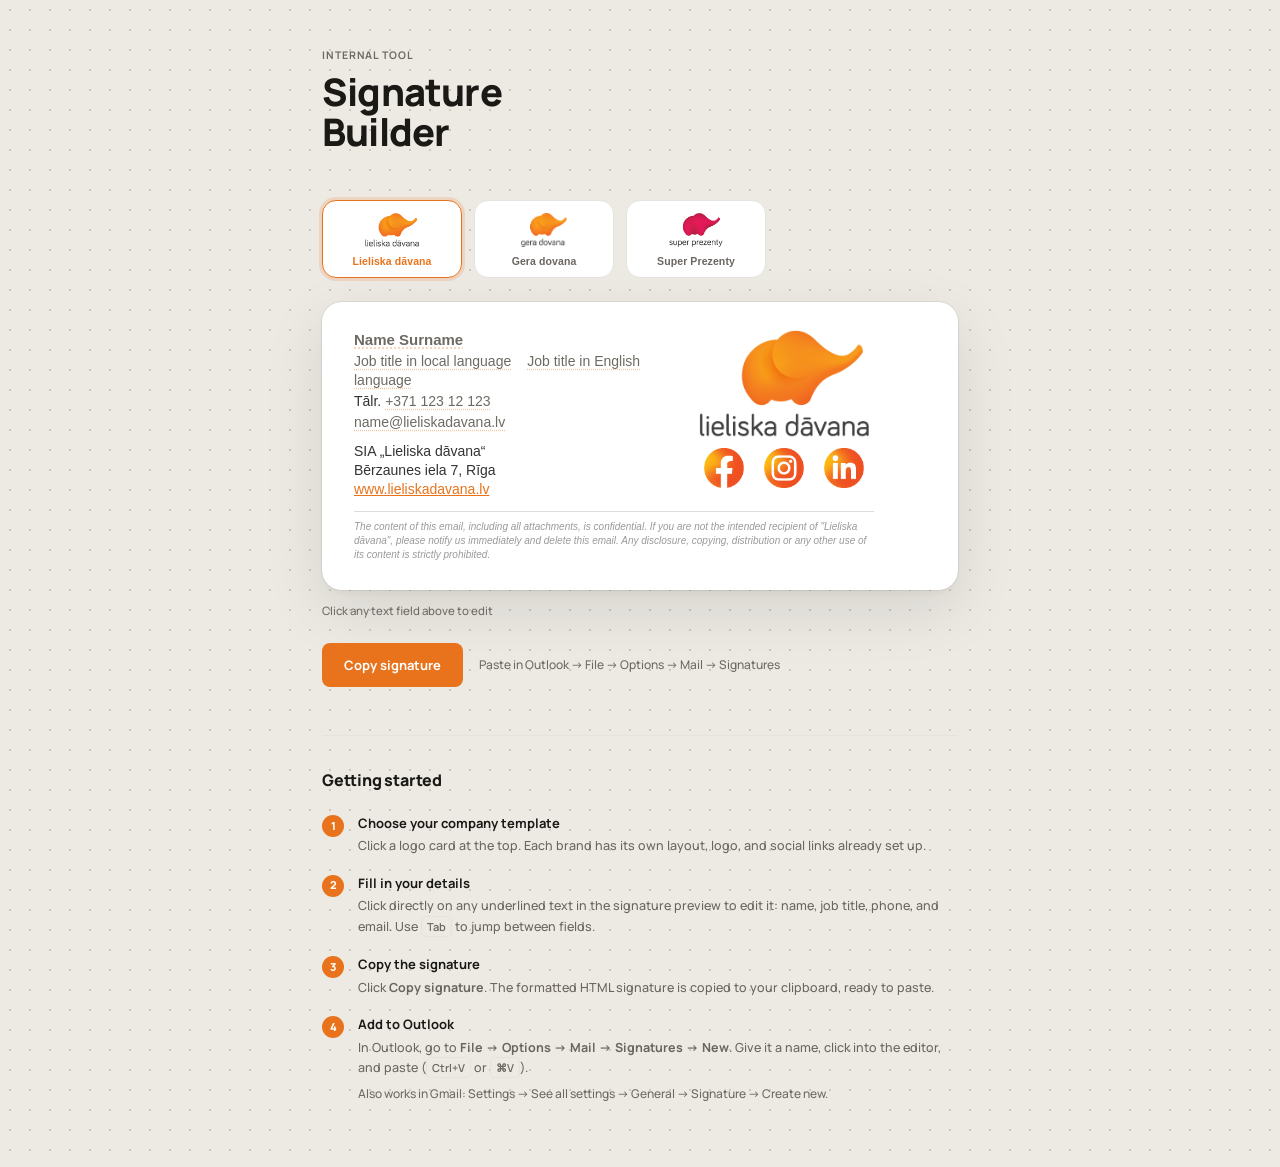
<file: index-design.html>
<!DOCTYPE html>
<html lang="en">
<head>
  <meta charset="UTF-8" />
  <meta name="viewport" content="width=device-width, initial-scale=1.0" />
  <title>Email Signature Builder</title>
  <link rel="preconnect" href="https://fonts.googleapis.com" />
  <link rel="preconnect" href="https://fonts.gstatic.com" crossorigin />
  <link href="https://fonts.googleapis.com/css2?family=Manrope:wght@400;500;600;700;800&display=swap" rel="stylesheet" />
  <link rel="stylesheet" href="./styles-design.css" />
</head>
<body>

  <div class="app">

    <header class="app__head">
      <p class="app__eyebrow">Internal tool</p>
      <h1 class="app__title">Signature<br>Builder</h1>
    </header>

    <!-- Template thumbnails — populated by JS -->
    <div id="thumbRow" class="thumbs"></div>

    <!-- Editable signature preview -->
    <div class="stage">
      <div class="sig-card">
        <div id="preview" class="sig-card__body"></div>

        <!-- Skeleton shown while template loads -->
        <div id="skeleton" class="skeleton" aria-hidden="true">
          <div class="sk-line" style="width:38%"></div>
          <div class="sk-line" style="width:55%"></div>
          <div class="sk-line" style="width:44%"></div>
          <div class="sk-line sk-line--gap" style="width:60%"></div>
          <div class="sk-line" style="width:48%"></div>
        </div>
      </div>
      <p class="edit-hint" id="editHint">Click any text field above to edit</p>
    </div>

    <!-- Action row -->
    <div class="actions" id="actionsRow">
      <button id="copyBtn" class="btn" type="button" data-state="idle">
        <span class="btn__text btn__text--idle">Copy signature</span>
        <span class="btn__text btn__text--error" aria-hidden="true">
          <svg width="13" height="13" viewBox="0 0 13 13" fill="none" xmlns="http://www.w3.org/2000/svg">
            <circle cx="6.5" cy="6.5" r="5.25" stroke="currentColor" stroke-width="1.5"/>
            <line x1="6.5" y1="3.5" x2="6.5" y2="6.5" stroke="currentColor" stroke-width="1.75" stroke-linecap="round"/>
            <circle cx="6.5" cy="8.75" r="0.8" fill="currentColor"/>
          </svg>
          Fill in all fields
        </span>
        <span class="btn__text btn__text--done" aria-hidden="true">
          <svg width="13" height="13" viewBox="0 0 13 13" fill="none" xmlns="http://www.w3.org/2000/svg">
            <path d="M2 6.5L5 9.5L11 3.5" stroke="currentColor" stroke-width="1.75" stroke-linecap="round" stroke-linejoin="round"/>
          </svg>
          Copied
        </span>
      </button>
      <div class="actions__text">
        <span class="actions__hint">Paste in Outlook → File → Options → Mail → Signatures</span>
        <span class="actions__error">Please fill in the highlighted fields.</span>
      </div>
    </div>

    <!-- Manual fallback -->
    <div id="manualFallback" class="manual" hidden>
      <p class="manual__msg">Select all and copy from the box below:</p>
      <div id="manualStage" class="sig-card sig-card--manual"></div>
    </div>

    <!-- How-to guide -->
    <section class="guide">
      <h2 class="guide__title">Getting started</h2>
      <ol class="guide__steps">

        <li class="guide__step">
          <span class="guide__num">1</span>
          <div class="guide__body">
            <strong class="guide__step-title">Choose your company template</strong>
            <p class="guide__step-desc">Click a logo card at the top. Each brand has its own layout, logo, and social links already set up.</p>
          </div>
        </li>

        <li class="guide__step">
          <span class="guide__num">2</span>
          <div class="guide__body">
            <strong class="guide__step-title">Fill in your details</strong>
            <p class="guide__step-desc">Click directly on any underlined text in the signature preview to edit it: name, job title, phone, and email. Use <kbd>Tab</kbd> to jump between fields.</p>
          </div>
        </li>

        <li class="guide__step">
          <span class="guide__num">3</span>
          <div class="guide__body">
            <strong class="guide__step-title">Copy the signature</strong>
            <p class="guide__step-desc">Click <strong>Copy signature</strong>. The formatted HTML signature is copied to your clipboard, ready to paste.</p>
          </div>
        </li>

        <li class="guide__step">
          <span class="guide__num">4</span>
          <div class="guide__body">
            <strong class="guide__step-title">Add to Outlook</strong>
            <p class="guide__step-desc">In Outlook, go to <strong>File → Options → Mail → Signatures → New</strong>. Give it a name, click into the editor, and paste (<kbd>Ctrl+V</kbd> or <kbd>⌘V</kbd>).</p>
            <p class="guide__step-note">Also works in Gmail: Settings → See all settings → General → Signature → Create new.</p>
          </div>
        </li>

      </ol>
    </section>

  </div>

  <script type="module" src="./main-design.js"></script>
</body>
</html>
</file>
<file: styles-design.css>
/* ─── Design tokens ──────────────────────────────────────────────────────── */
:root {
  --bg:             #edeae4;
  --surface:        #ffffff;
  --border:         #e4e3e0;
  --border-focus:   #e8731c;
  --text:           #1a1916;
  --text-secondary: #6b6560;
  --text-muted:     #6d6a63;   /* ≥4.5:1 on --bg; was #a09b96 (failed) */
  --accent:         #e8731c;
  --accent-hover:   #d4661a;
  --accent-glow:    rgba(232, 115, 28, 0.18);
  --error:          #dc2626;
  --error-glow:     rgba(220, 38, 38, 0.12);
  --error-text:     #b00020;   /* error prose on white surface */
  --border-hover:   #cac8c4;   /* interactive border on hover */

  --radius-sm: 8px;
  --radius-md: 14px;
  --radius-lg: 20px;

  /* 4pt spacing scale */
  --space-2xs: 4px;
  --space-xs:  8px;
  --space-sm:  12px;
  --space-md:  16px;
  --space-lg:  24px;
  --space-xl:  32px;
  --space-2xl: 48px;
  --space-3xl: 64px;

  --shadow-card:
    0 0 0 1px rgba(0, 0, 0, 0.06),
    0 4px 8px  rgba(0, 0, 0, 0.04),
    0 20px 60px rgba(0, 0, 0, 0.10);

  --ease-out:    cubic-bezier(0.23, 1, 0.32, 1);
  --ease-in-out: cubic-bezier(0.77, 0, 0.175, 1);
}

/* ─── Reset & base ───────────────────────────────────────────────────────── */
*, *::before, *::after { box-sizing: border-box; }

body {
  margin: 0;
  background-color: var(--bg);
  background-image: radial-gradient(circle, rgba(150, 145, 138, 0.38) 1px, transparent 1px);
  background-size: 20px 20px;
  color: var(--text);
  font-family: 'Manrope', -apple-system, BlinkMacSystemFont, "Segoe UI", Helvetica, Arial, sans-serif;
  font-size: 14px;
  font-weight: 500;
  line-height: 1.5;
  -webkit-font-smoothing: antialiased;
  min-height: 100dvh;
}

/* ─── App shell ──────────────────────────────────────────────────────────── */
.app {
  max-width: 700px;
  margin: 0 auto;
  padding: var(--space-2xl) var(--space-xl) var(--space-3xl);
  display: flex;
  flex-direction: column;
  /* Spacing is set per-section below for rhythm, not a uniform gap */
}

/* Vertical rhythm: generous after the title, tight within the
   pick -> preview -> copy task flow, a clear break before the guide */
.thumbs  { margin-top: var(--space-2xl); }
.stage   { margin-top: var(--space-lg); }
.actions { margin-top: var(--space-lg); }
.manual:not([hidden]) { margin-top: var(--space-lg); }
.guide   { margin-top: var(--space-2xl); }

/* ─── App header ─────────────────────────────────────────────────────────── */
.app__head {
  animation: fadeUp 500ms var(--ease-out) both;
}

.app__eyebrow {
  margin: 0 0 8px;
  font-size: 10.5px;
  font-weight: 700;
  letter-spacing: 0.9px;
  text-transform: uppercase;
  color: var(--text-muted);
}

.app__title {
  margin: 0;
  font-size: 38px;
  font-weight: 800;
  line-height: 1.05;
  letter-spacing: -0.8px;
  color: var(--text);
  text-wrap: balance;
}

/* ─── Template thumbnails ────────────────────────────────────────────────── */
/* auto-fill grid — scales cleanly from 3 to 20+ items */
.thumbs {
  display: grid;
  grid-template-columns: repeat(auto-fill, 140px);
  justify-content: start;
  gap: var(--space-sm);
  animation: fadeUp 500ms var(--ease-out) 50ms both;
}

.thumb {
  display: flex;
  flex-direction: column;
  align-items: center;
  gap: var(--space-xs);
  padding: var(--space-sm) var(--space-sm) 10px;
  background: var(--surface);
  border: 1.5px solid var(--border);
  border-radius: var(--radius-md);
  cursor: pointer;
  transition:
    border-color 150ms var(--ease-out),
    box-shadow   150ms var(--ease-out),
    transform    140ms var(--ease-out);

  /* Staggered entrance */
  opacity: 0;
  animation: fieldEnter 400ms var(--ease-out) forwards;
  animation-delay: calc(80ms + var(--i, 0) * 60ms);
}

@media (hover: hover) and (pointer: fine) {
  .thumb:hover:not(.thumb--active) {
    border-color: var(--border-hover);
    box-shadow: 0 2px 12px rgba(0, 0, 0, 0.08);
  }
}

.thumb:active { transform: scale(0.97); }

.thumb:focus-visible {
  outline: 2px solid var(--accent);
  outline-offset: 2px;
  box-shadow: 0 0 0 4px var(--accent-glow);
}

.thumb--active {
  border-color: var(--accent);
  box-shadow: 0 0 0 3px var(--accent-glow);
}

.thumb__logo-wrap {
  width: 78px;
  height: 34px;
  display: flex;
  align-items: center;
  justify-content: center;
}

.thumb__logo {
  max-width: 100%;
  max-height: 100%;
  object-fit: contain;
  display: block;
}

.thumb__label {
  font-size: 10.5px;
  font-weight: 700;
  letter-spacing: 0.1px;
  color: var(--text-secondary);
  white-space: nowrap;
  transition: color 150ms;
}

.thumb--active .thumb__label { color: var(--accent); }

/* ─── Signature stage ────────────────────────────────────────────────────── */
.stage {
  display: flex;
  flex-direction: column;
  gap: var(--space-sm);
  animation: fadeUp 600ms var(--ease-out) 90ms both;
}

/* ─── Signature card ─────────────────────────────────────────────────────── */
.sig-card {
  background: var(--surface);
  border-radius: var(--radius-lg);
  box-shadow: var(--shadow-card);
  padding: 28px 32px;
  overflow-x: auto;
}

.sig-card--manual {
  border: 1.5px solid var(--border);
  box-shadow: none;
}

.sig-card__body .preview-error {
  color: var(--error-text);
  font-size: 13px;
  margin: 0;
}

/* ─── Editable field zones ───────────────────────────────────────────────── */

/* Wrapper — gives us a hover target that covers both text and icon */
.fz-wrap {
  display: inline;
}

/* The contenteditable span itself */
.fz {
  outline: none;
  cursor: text;
  border-radius: 2px;
  /* Dotted underline: the universal "editable" signal */
  text-decoration: underline dotted rgba(232, 115, 28, 0.4);
  text-underline-offset: 3px;
  transition: background 120ms var(--ease-out);
}

/* Ghost placeholder when empty */
.fz:empty::before {
  content: attr(data-placeholder);
  color: var(--text-muted);
  pointer-events: none;
  text-decoration: none;
}

@media (hover: hover) and (pointer: fine) {
  .fz-wrap:hover .fz {
    background: rgba(232, 115, 28, 0.07);
  }
}

.fz-wrap:focus-within .fz {
  background: rgba(232, 115, 28, 0.10);
  text-decoration: underline solid rgba(232, 115, 28, 0.65);
}

/* Error state */
.fz--error {
  background: rgba(220, 38, 38, 0.09) !important;
  text-decoration: underline solid rgba(220, 38, 38, 0.5) !important;
  animation: fieldShake 320ms var(--ease-out);
}

/* Pencil icon — shown on hover/focus via parent */
.fz-icon {
  display: inline-flex;
  align-items: center;
  justify-content: center;
  width: 13px;
  height: 13px;
  margin-left: 3px;
  color: var(--accent);
  opacity: 0;
  cursor: text;
  transition: opacity 120ms var(--ease-out);
  vertical-align: middle;
  position: relative;
  top: -1px;
}

@media (hover: hover) and (pointer: fine) {
  .fz-wrap:hover .fz-icon {
    opacity: 0.65;
  }
}

.fz-wrap:focus-within .fz-icon {
  opacity: 0.9;
}

/* ─── Edit hint ──────────────────────────────────────────────────────────── */
.edit-hint {
  margin: 0;
  font-size: 11.5px;
  color: var(--text-muted);
  transition: opacity 400ms var(--ease-out);
}

.edit-hint--faded { opacity: 0; }

/* ─── Skeleton loader ────────────────────────────────────────────────────── */
.skeleton {
  display: flex;
  flex-direction: column;
  gap: 10px;
  padding: 2px 0;
}

.skeleton[hidden] { display: none; }

.sk-line {
  height: 13px;
  border-radius: 4px;
  background: linear-gradient(
    90deg,
    var(--border) 0%,
    #f4f2ee 45%,
    var(--border) 90%
  );
  background-size: 200% 100%;
  animation: shimmer 1.8s var(--ease-in-out) infinite;
}

.sk-line--gap { margin-top: var(--space-xs); }

/* ─── Action row ─────────────────────────────────────────────────────────── */
.actions {
  display: flex;
  align-items: center;
  gap: var(--space-md);
  animation: fadeUp 600ms var(--ease-out) 120ms both;
}

.actions__text {
  position: relative;
}

.actions__hint {
  display: block;
  font-size: 12px;
  color: var(--text-muted);
  line-height: 1.45;
  transition: opacity 180ms var(--ease-out), transform 180ms var(--ease-out);
}

/* Error text sits on top of hint, crossfades in */
.actions__error {
  position: absolute;
  top: 0;
  left: 0;
  font-size: 12px;
  font-weight: 600;
  color: var(--error);
  line-height: 1.45;
  white-space: nowrap;
  opacity: 0;
  transform: translateY(3px);
  pointer-events: none;
  transition: opacity 180ms var(--ease-out), transform 180ms var(--ease-out);
}

.actions--error .actions__hint {
  opacity: 0;
  transform: translateY(-3px);
}

.actions--error .actions__error {
  opacity: 1;
  transform: translateY(0);
}

/* ─── Copy button ────────────────────────────────────────────────────────── */
.btn {
  position: relative;
  overflow: hidden;
  display: inline-flex;
  align-items: center;
  justify-content: center;
  gap: 6px;
  min-height: 44px;
  padding: 10px 22px;
  background: var(--accent);
  color: #fff;
  font-size: 13px;
  font-weight: 700;
  font-family: inherit;
  border: none;
  border-radius: var(--radius-sm);
  cursor: pointer;
  transition:
    background 200ms var(--ease-out),
    box-shadow  200ms var(--ease-out),
    transform   160ms var(--ease-out);
  user-select: none;
  white-space: nowrap;
  flex-shrink: 0;
}

@media (hover: hover) and (pointer: fine) {
  .btn:hover {
    background: var(--accent-hover);
    box-shadow: 0 4px 18px var(--accent-glow);
  }
}

/* Press feedback — the button heard you */
.btn:active { transform: scale(0.97); }

.btn:focus-visible {
  outline: 2px solid var(--accent);
  outline-offset: 3px;
  box-shadow: 0 0 0 5px var(--accent-glow);
}

/* Blur-morph between idle / error / copied states */
.btn__text {
  display: flex;
  align-items: center;
  gap: 5px;
  transition:
    opacity   160ms ease,
    filter    160ms ease,
    transform 160ms ease;
  white-space: nowrap;
}

.btn__text--error,
.btn__text--done {
  position: absolute;
  inset: 0;
  display: flex;
  align-items: center;
  justify-content: center;
  gap: 5px;
  opacity: 0;
  filter: blur(6px);
  transform: translateY(6px);
}

/* Error state — button turns red */
.btn[data-state="error"] {
  background: var(--error);
}

@media (hover: hover) and (pointer: fine) {
  .btn[data-state="error"]:hover {
    background: var(--error);
    box-shadow: 0 4px 18px rgba(220, 38, 38, 0.25);
  }
}

.btn[data-state="error"] .btn__text--idle {
  opacity: 0;
  filter: blur(6px);
  transform: translateY(-6px);
}

.btn[data-state="error"] .btn__text--error {
  opacity: 1;
  filter: blur(0);
  transform: translateY(0);
}

/* Copied state */
.btn[data-state="copied"] .btn__text--idle {
  opacity: 0;
  filter: blur(6px);
  transform: translateY(-6px);
}

.btn[data-state="copied"] .btn__text--done {
  opacity: 1;
  filter: blur(0);
  transform: translateY(0);
}

/* ─── Manual fallback ────────────────────────────────────────────────────── */
.manual[hidden] { display: none; }
.manual         { display: block; }

.manual__msg {
  margin: 0 0 10px;
  font-size: 13px;
  color: var(--text-secondary);
}

/* ─── How-to guide ───────────────────────────────────────────────────────── */
.guide {
  border-top: 1px solid var(--border);
  padding-top: var(--space-xl);
  animation: fadeUp 600ms var(--ease-out) 150ms both;
}

.guide__title {
  margin: 0 0 22px;
  font-size: 16px;
  font-weight: 800;
  letter-spacing: -0.2px;
  color: var(--text);
  text-wrap: balance;
}

.guide__steps {
  list-style: none;
  padding: 0;
  margin: 0;
  display: flex;
  flex-direction: column;
  gap: 18px;
}

.guide__step {
  display: flex;
  gap: 14px;
  align-items: flex-start;
}

.guide__num {
  flex-shrink: 0;
  width: 22px;
  height: 22px;
  border-radius: 50%;
  background: var(--accent);
  color: #fff;
  font-size: 11px;
  font-weight: 800;
  display: flex;
  align-items: center;
  justify-content: center;
  margin-top: 1px;
}

.guide__body {
  display: flex;
  flex-direction: column;
  gap: 3px;
}

.guide__step-title {
  display: block;
  font-size: 13px;
  font-weight: 700;
  color: var(--text);
}

.guide__step-desc {
  margin: 0;
  font-size: 12.5px;
  color: var(--text-secondary);
  line-height: 1.55;
  text-wrap: pretty;
}

.guide__step-note {
  margin: var(--space-2xs) 0 0;
  font-size: 12px;
  color: var(--text-muted);
  line-height: 1.5;
}

/* Keyboard key styling */
kbd {
  display: inline-block;
  padding: 1px 5px;
  font-size: 11px;
  font-family: inherit;
  font-weight: 600;
  background: var(--bg);
  border: 1px solid var(--border);
  border-radius: 4px;
  color: var(--text-secondary);
  line-height: 1.6;
}

/* ─── Keyframes ──────────────────────────────────────────────────────────── */
@keyframes fadeUp {
  from { opacity: 0; transform: translateY(10px); }
  to   { opacity: 1; transform: translateY(0); }
}

@keyframes fieldEnter {
  to { opacity: 1; transform: translateY(0); }
}

@keyframes fieldShake {
  0%, 100% { transform: translateX(0); }
  15%       { transform: translateX(-4px); }
  35%       { transform: translateX(3px); }
  55%       { transform: translateX(-2px); }
  75%       { transform: translateX(2px); }
}

@keyframes shimmer {
  0%   { background-position:  200% 0; }
  100% { background-position: -200% 0; }
}

/* ─── Responsive ─────────────────────────────────────────────────────────── */
@media (max-width: 600px) {
  .app {
    padding: var(--space-xl) var(--space-md) var(--space-2xl);
  }

  /* Tighter rhythm on small screens, same proportions */
  .thumbs  { margin-top: var(--space-xl); }
  .stage   { margin-top: var(--space-md); }
  .actions { margin-top: var(--space-md); }
  .guide   { margin-top: var(--space-xl); }

  .app__title { font-size: 30px; }

  .thumbs {
    grid-template-columns: repeat(auto-fill, minmax(104px, 1fr));
    gap: var(--space-xs);
  }

  .sig-card { padding: 20px 18px; }
}

/* ─── Reduced motion ─────────────────────────────────────────────────────── */
@media (prefers-reduced-motion: reduce) {
  .app__head,
  .thumbs,
  .thumb,
  .stage,
  .actions,
  .guide {
    animation: none;
    opacity: 1;
    transform: none;
  }

  .sk-line {
    animation: none;
    background: var(--border);
  }

  .btn,
  .btn__text,
  .thumb,
  .fz,
  .fz-icon {
    transition: none;
  }
}
</file>
